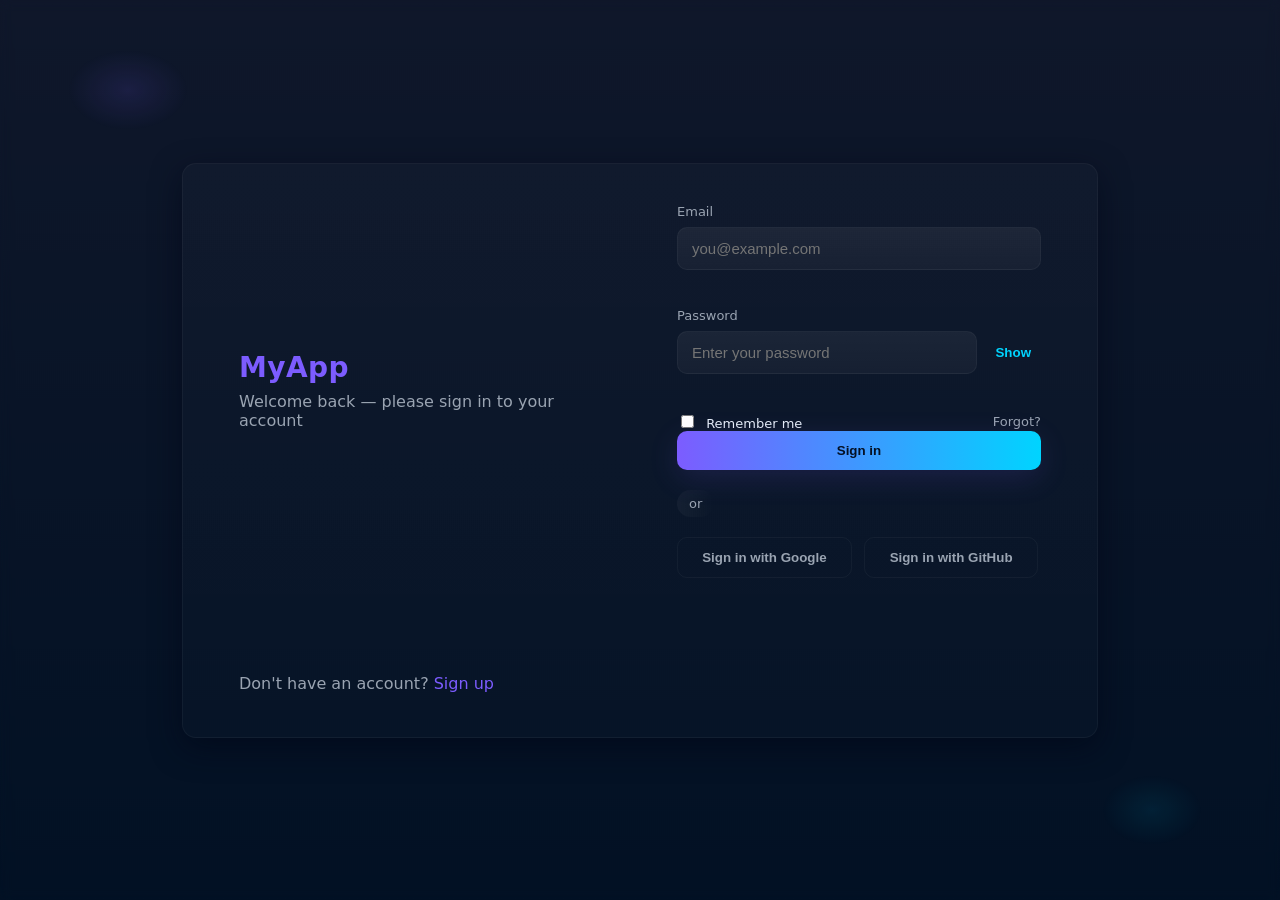
<file: index.html>
<!doctype html>
<html lang="en">
<head>
	<meta charset="utf-8" />
	<meta name="viewport" content="width=device-width, initial-scale=1" />
	<title>Login — Demo</title>
	<link rel="stylesheet" href="index.css">
</head>
<body>
	<div class="bg" aria-hidden="true"></div>
	<main class="container">
		<section class="card login-card" aria-labelledby="loginTitle">
			<div class="brand">
				<h1 id="loginTitle">MyApp</h1>
				<p class="subtitle">Welcome back — please sign in to your account</p>
			</div>

			<form id="loginForm" class="form" novalidate>
				<div class="input-group">
					<label for="email">Email</label>
					<input id="email" name="email" type="email" placeholder="you@example.com" required />
					<small class="error" id="emailError" aria-live="polite"></small>
				</div>

				<div class="input-group">
					<label for="password">Password</label>
					<div class="password-wrap">
						<input id="password" name="password" type="password" minlength="6" placeholder="Enter your password" required />
						<button type="button" class="toggle" id="togglePassword" aria-label="Show password">Show</button>
					</div>
					<small class="error" id="passwordError" aria-live="polite"></small>
				</div>

				<div class="row between small">
					<label class="remember"><input type="checkbox" id="remember"> Remember me</label>
					<a class="forgot" href="#">Forgot?</a>
				</div>

				<button class="btn primary" type="submit">Sign in</button>

				<div class="divider"><span>or</span></div>

				<div class="socials">
					<button type="button" class="btn social google">Sign in with Google</button>
					<button type="button" class="btn social">Sign in with GitHub</button>
				</div>
			</form>

			<p class="signup">Don't have an account? <a href="#">Sign up</a></p>

			<div id="toast" role="status" aria-live="polite" class="toast" hidden></div>
		</section>
	</main>

	<script src="script.js" defer></script>
</body>
</html>
</file>
<file: index.css>
:root{
	--bg-1: #0f172a;
	--bg-2: #021124;
	--accent: #7c5cff;
	--accent-2: #00d4ff;
	--muted: #9aa4b2;
	--glass: rgba(255,255,255,0.06);
	--glass-2: rgba(255,255,255,0.04);
	--success: #1dd1a1;
	--danger: #ff6b6b;
	--radius: 14px;
	font-family: Inter, ui-sans-serif, system-ui, -apple-system, "Segoe UI", Roboto, "Helvetica Neue", Arial;
}

*{box-sizing:border-box}
html,body{height:100%;}
body{
	margin:0;
	color:#e6eef8;
	background:linear-gradient(180deg,var(--bg-1),var(--bg-2));
	-webkit-font-smoothing:antialiased;
	-moz-osx-font-smoothing:grayscale;
	display:flex;
	align-items:center;
	justify-content:center;
	min-height:100vh;
}

.bg{
	position:fixed;inset:0;z-index:0;pointer-events:none;
	background: radial-gradient(600px 400px at 10% 10%, rgba(124,92,255,0.12), transparent 10%),
							radial-gradient(500px 350px at 90% 90%, rgba(0,212,255,0.08), transparent 10%);
	backdrop-filter: blur(6px);
}

.container{position:relative;z-index:1;padding:32px;width:100%;max-width:980px;display:grid;place-items:center}

.login-card{
	width:100%;max-width:920px;display:grid;grid-template-columns:1fr 420px;gap:40px;align-items:center;
	background:linear-gradient(180deg, rgba(255,255,255,0.02), rgba(255,255,255,0.01));
	box-shadow: 0 10px 30px rgba(2,6,23,0.6);
	border-radius:var(--radius);padding:28px;overflow:hidden;
	border: 1px solid rgba(255,255,255,0.04);
}

.brand{padding:28px}
.brand h1{margin:0;font-size:28px;letter-spacing:0.4px;color:var(--accent)}
.brand .subtitle{color:var(--muted);margin-top:8px}

.form{padding:12px 28px 28px}
.input-group{margin-bottom:16px}
.input-group label{display:block;font-size:13px;color:var(--muted);margin-bottom:8px}
.input-group input{
	width:100%;padding:12px 14px;border-radius:10px;background:linear-gradient(180deg,var(--glass),var(--glass-2));
	border:1px solid rgba(255,255,255,0.04);color:inherit;font-size:15px;outline:none;transition:box-shadow .18s,border-color .18s,transform .12s;
}
.input-group input:focus{box-shadow:0 6px 18px rgba(124,92,255,0.08);border-color:rgba(124,92,255,0.25);transform:translateY(-1px)}
.input-group .error{display:block;color:var(--danger);font-size:12px;height:16px;margin-top:6px}

.password-wrap{display:flex;align-items:center;gap:8px}
.password-wrap .toggle{background:transparent;border:none;color:var(--accent-2);padding:8px 10px;border-radius:8px;cursor:pointer;font-weight:600}

.row{display:flex;align-items:center}
.row.between{justify-content:space-between}
.small{font-size:13px}
.remember input{margin-right:8px}
.forgot{color:var(--muted);text-decoration:none}

.btn{display:inline-flex;align-items:center;justify-content:center;gap:8px;padding:12px 14px;border-radius:10px;border:none;cursor:pointer;font-weight:600}
.btn.primary{width:100%;background:linear-gradient(90deg,var(--accent),var(--accent-2));color:#041125;box-shadow:0 8px 30px rgba(124,92,255,0.14)}
.btn.social{width:48%;background:transparent;border:1px solid rgba(255,255,255,0.04);color:var(--muted)}
.socials{display:flex;gap:12px;margin-top:12px}
.divider{display:flex;align-items:center;gap:12px;margin:20px 0}
.divider span{background:linear-gradient(90deg, rgba(255,255,255,0.04), transparent);padding:6px 12px;border-radius:999px;color:var(--muted);font-size:13px}

.signup{color:var(--muted);padding:12px 28px 0}
.signup a{color:var(--accent);text-decoration:none}

.toast{position:fixed;right:20px;bottom:20px;background:rgba(2,6,23,0.9);color:#e6eef8;padding:12px 16px;border-radius:10px;border:1px solid rgba(255,255,255,0.04);box-shadow:0 10px 30px rgba(2,6,23,0.7)}

@media (max-width:900px){
	.login-card{grid-template-columns:1fr;gap:18px;padding:20px}
	.brand{padding:12px}
	.form{padding:0 12px 12px}
	.socials{flex-direction:column}
	.btn.social{width:100%}
}

@media (max-width:420px){
	:root{--radius:12px}
	.brand h1{font-size:22px}
	.input-group input{font-size:14px}
}

/* subtle entrance animation */
.login-card{transform:translateY(6px);animation:cardIn .6s cubic-bezier(.2,.9,.2,1) both}
@keyframes cardIn{from{opacity:0;transform:translateY(18px) scale(.998)}to{opacity:1;transform:translateY(0) scale(1)}}
</file>
